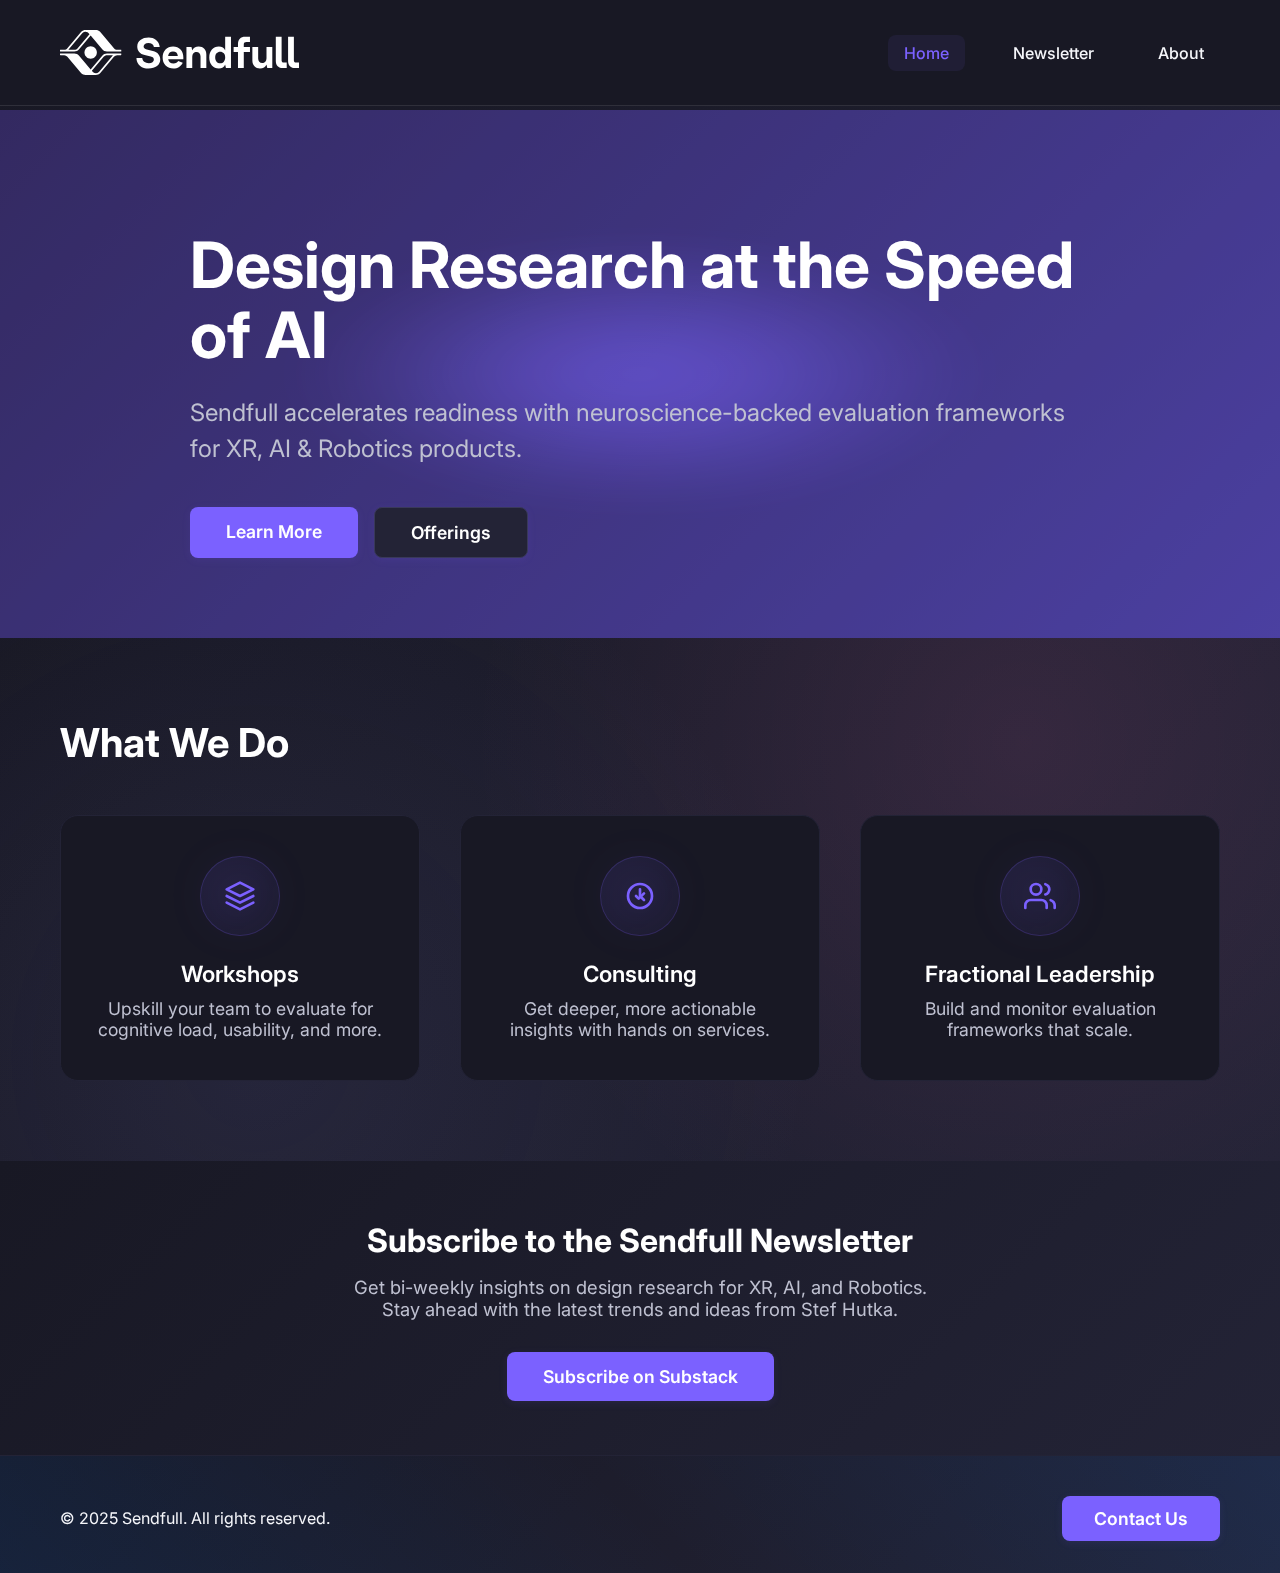
<file: index.html>
<!DOCTYPE html>
<html lang="en">
<head>
    <meta charset="UTF-8">
    <meta name="viewport" content="width=device-width, initial-scale=1.0">
    <meta name="description" content="Sendfull accelerates design research with neuroscience-backed evaluation frameworks for XR, AI & Robotics products.">
    <meta name="theme-color" content="#7b61ff">
    
    <!-- Preload critical resources -->
    <link rel="preload" href="https://fonts.googleapis.com/css2?family=Inter:wght@300;400;500;600;700&display=swap" as="style">
    <link rel="preload" href="images/sendfull-logo-white.svg" as="image" type="image/svg+xml">
    
    <!-- Critical CSS inlined for above-the-fold content -->
    <style>
        /* Critical CSS for above-the-fold content */
        *{margin:0;padding:0;box-sizing:border-box}body{font-family:'Inter',-apple-system,BlinkMacSystemFont,'Segoe UI',Roboto,sans-serif;background:linear-gradient(135deg,#181824 0%,#232336 100%);color:#f5f6fa;min-height:100vh}.header{position:fixed;top:0;left:0;right:0;background:#181824;z-index:1000;transition:all 0.3s ease;border-bottom:1px solid rgba(255,255,255,0.1)}.nav-container{display:flex;justify-content:space-between;align-items:center;padding:1rem 0;max-width:1200px;margin:0 auto;padding-left:20px;padding-right:20px;min-height:105px}.nav-logo{display:flex;align-items:center}.nav-logo a{color:#fff;text-decoration:none;display:flex;align-items:center}.logo-image{height:40px;width:auto;display:block}.nav-menu{display:flex;list-style:none;gap:2rem;margin:0;padding:0;align-items:center}.nav-menu li{margin:0;list-style:none}.nav-link{color:#f5f6fa;text-decoration:none;padding:0.75rem 1.25rem;border-radius:8px;font-weight:500;font-size:1rem;transition:all 0.2s ease;position:relative}.nav-link:hover{color:#7b61ff;background:rgba(123,97,255,0.08)}.nav-link.active{color:#7b61ff;background:rgba(123,97,255,0.12)}.hamburger{display:none;flex-direction:column;cursor:pointer;padding:12px;border-radius:8px;transition:background 0.2s ease;-webkit-tap-highlight-color:transparent;align-items:center;justify-content:center;min-width:44px;min-height:44px;z-index:1001;background:rgba(255,255,255,0.1);border:1px solid rgba(255,255,255,0.2)}.hamburger:hover{background:rgba(255,255,255,0.3);transform:scale(1.05)}.hamburger:active{background:rgba(255,255,255,0.2)}.bar{width:24px;height:2px;background:#fff;margin:3px 0;transition:all 0.3s ease;border-radius:1px;transform-origin:center}.hamburger.active .bar:nth-child(1){transform:rotate(45deg) translate(5px,5px)}.hamburger.active .bar:nth-child(2){opacity:0;transform:scale(0)}.hamburger.active .bar:nth-child(3){transform:rotate(-45deg) translate(7px,-6px)}.main{margin-top:105px}.hero{background:linear-gradient(135deg,#4A3C8B 0%,#6C5CE7 100%)!important;color:#fff;padding:120px 0 80px 0;text-align:left;position:relative;overflow:hidden}.hero-content{max-width:900px;margin:0 auto;position:relative;z-index:2;text-align:left}.hero-title{font-size:4rem;font-weight:700;margin-bottom:1.5rem;line-height:1.1;color:#fff}.hero-subtitle{font-size:1.5rem;color:#bfc1d1;margin-bottom:2.5rem;line-height:1.5}.hero-buttons{display:flex;gap:1rem;margin-top:2rem}.btn{display:inline-block;padding:14px 36px;border-radius:8px;text-decoration:none;font-weight:600;transition:background 0.2s,box-shadow 0.2s,transform 0.1s;border:none;cursor:pointer;position:relative;overflow:hidden;box-shadow:0 2px 8px rgba(123,97,255,0.10);font-size:1.1rem;background:#7b61ff;color:#fff;text-align:center}.btn:hover{background:#a084ff;box-shadow:0 4px 16px rgba(123,97,255,0.18);transform:translateY(-2px)scale(1.03)}.btn-secondary{background:#232336;color:#fff;border:1px solid #39395a}.btn-secondary:hover{background:#39395a;color:#fff}.container{max-width:1200px;margin:0 auto;padding:0 20px}@media(max-width:768px){.hamburger{display:flex}.nav-menu{position:fixed;top:105px;left:-100%;width:100%;height:calc(100vh - 105px);background:#181824;flex-direction:column;justify-content:flex-start;align-items:center;padding:2rem 0;transition:left 0.3s ease;box-shadow:0 4px 20px rgba(0,0,0,0.3);overflow-y:auto}.nav-menu.active{left:0}.nav-menu li{width:100%;text-align:center;margin:0.5rem 0}.nav-link{display:block;padding:1rem 2rem;font-size:1.1rem;width:100%;box-sizing:border-box}.nav-link:hover,.nav-link.active{background:rgba(123,97,255,0.15)}.hero-title{font-size:2.5rem}.hero-subtitle{font-size:1.2rem}.hero-buttons{flex-direction:column;align-items:flex-start}}
    </style>
    
    <title>Sendfull - Design Research at the Speed of AI</title>
    
    <!-- Non-critical CSS loaded asynchronously -->
    <link rel="stylesheet" href="styles.css" media="print" onload="this.media='all'">
    <noscript><link rel="stylesheet" href="styles.css"></noscript>
    
    <!-- Optimized font loading -->
    <link href="https://fonts.googleapis.com/css2?family=Inter:wght@300;400;500;600;700&display=swap" rel="stylesheet">
</head>
<body>
    <header class="header">
        <div class="nav-container">
            <div class="nav-logo">
                <a href="index.html">
                    <img src="images/sendfull-logo-white.svg" alt="Sendfull" class="logo-image">
                </a>
            </div>
            <ul class="nav-menu">
                <li class="nav-item">
                    <a href="index.html" class="nav-link active">Home</a>
                </li>
                <li class="nav-item">
                    <a href="newsletter.html" class="nav-link">Newsletter</a>
                </li>
                <li class="nav-item">
                    <a href="about.html" class="nav-link">About</a>
                </li>
            </ul>
            <div class="hamburger">
                <span class="bar"></span>
                <span class="bar"></span>
                <span class="bar"></span>
            </div>
        </div>
    </header>

    <main class="main">
        <section class="hero">
            <canvas id="shader-canvas" class="shader-canvas"></canvas>
            <div class="container">
                <div class="hero-content">
                    <h1 class="hero-title">Design Research at the Speed of AI</h1>
                    <p class="hero-subtitle">Sendfull accelerates readiness with neuroscience-backed evaluation frameworks for XR, AI & Robotics products.</p>
                    <div class="hero-buttons">
                        <a href="about.html" class="btn btn-primary">Learn More</a>
                        <a href="#features" class="btn btn-secondary">Offerings</a>
                    </div>
                </div>
            </div>
        </section>

        <section id="features" class="features">
            <div class="container">
                <h2 class="section-title">What We Do</h2>
                <div class="features-grid">
                    <div class="feature-card">
                        <div class="feature-icon">
                            <svg width="48" height="48" viewBox="0 0 24 24" fill="none" xmlns="http://www.w3.org/2000/svg">
                                <path d="M12 2L2 7L12 12L22 7L12 2Z" stroke="currentColor" stroke-width="2" stroke-linecap="round" stroke-linejoin="round"/>
                                <path d="M2 17L12 22L22 17" stroke="currentColor" stroke-width="2" stroke-linecap="round" stroke-linejoin="round"/>
                                <path d="M2 12L12 17L22 12" stroke="currentColor" stroke-width="2" stroke-linecap="round" stroke-linejoin="round"/>
                            </svg>
                        </div>
                        <h3 class="feature-title">Workshops</h3>
                        <p class="feature-description">Upskill your team to evaluate for cognitive load, usability, and more.</p>
                    </div>
                    <div class="feature-card">
                        <div class="feature-icon">
                            <svg width="48" height="48" viewBox="0 0 24 24" fill="none" xmlns="http://www.w3.org/2000/svg">
                                <path d="M9 12L11 14L15 10" stroke="currentColor" stroke-width="2" stroke-linecap="round" stroke-linejoin="round"/>
                                <path d="M21 12C21 16.9706 16.9706 21 12 21C7.02944 21 3 16.9706 3 12C3 7.02944 7.02944 3 12 3C16.9706 3 21 7.02944 21 12Z" stroke="currentColor" stroke-width="2"/>
                                <path d="M12 7V12L15 15" stroke="currentColor" stroke-width="2" stroke-linecap="round" stroke-linejoin="round"/>
                            </svg>
                        </div>
                        <h3 class="feature-title">Consulting</h3>
                        <p class="feature-description">Get deeper, more actionable insights with hands on services.</p>
                    </div>
                    <div class="feature-card">
                        <div class="feature-icon">
                            <svg width="48" height="48" viewBox="0 0 24 24" fill="none" xmlns="http://www.w3.org/2000/svg">
                                <path d="M17 21V19C17 17.9391 16.5786 16.9217 15.8284 16.1716C15.0783 15.4214 14.0609 15 13 15H5C3.93913 15 2.92172 15.4214 2.17157 16.1716C1.42143 16.9217 1 17.9391 1 19V21" stroke="currentColor" stroke-width="2" stroke-linecap="round" stroke-linejoin="round"/>
                                <circle cx="9" cy="7" r="4" stroke="currentColor" stroke-width="2"/>
                                <path d="M23 21V19C22.9993 18.1137 22.7044 17.2528 22.1614 16.5523C21.6184 15.8519 20.8581 15.3516 20 15.13" stroke="currentColor" stroke-width="2" stroke-linecap="round" stroke-linejoin="round"/>
                                <path d="M16 3.13C16.8604 3.35031 17.623 3.85071 18.1676 4.55232C18.7122 5.25392 19.0078 6.11683 19.0078 7.005C19.0078 7.89318 18.7122 8.75608 18.1676 9.45769C17.623 10.1593 16.8604 10.6597 16 10.88" stroke="currentColor" stroke-width="2" stroke-linecap="round" stroke-linejoin="round"/>
                            </svg>
                        </div>
                        <h3 class="feature-title">Fractional Leadership</h3>
                        <p class="feature-description">Build and monitor evaluation frameworks that scale.</p>
                    </div>
                </div>
            </div>
        </section>

        <!-- CTA section removed as requested -->
    </main>

    <section class="substack-promo">
        <div class="container">
            <h2 class="substack-title">Subscribe to the Sendfull Newsletter</h2>
            <p class="substack-desc">Get bi-weekly insights on design research for XR, AI, and Robotics. Stay ahead with the latest trends and ideas from Stef Hutka.</p>
            <a href="https://sendfull.substack.com" target="_blank" rel="noopener" class="btn btn-primary">Subscribe on Substack</a>
        </div>
    </section>

    <footer class="footer">
        <div class="container">
            <div class="footer-content">
                <p>&copy; 2025 Sendfull. All rights reserved.</p>
                <a href="mailto:hello@sendfull.com" class="btn btn-primary">Contact Us</a>
            </div>
        </div>
    </footer>

    <!-- Critical JavaScript for above-the-fold content -->
    <script>
        // Critical JavaScript for above-the-fold content
        document.addEventListener('DOMContentLoaded', function() {
            // Mobile Navigation Toggle (critical for mobile UX)
            const hamburger = document.querySelector('.hamburger');
            const navMenu = document.querySelector('.nav-menu');
            
            console.log('Critical JS - DOM loaded, hamburger:', hamburger, 'navMenu:', navMenu);
            
            // Always set up mobile menu logic - it will only work when hamburger is visible
            if (hamburger && navMenu) {
                let isMenuOpen = false;
                
                function toggleMenu() {
                    console.log('Critical JS - toggleMenu called, current state:', isMenuOpen);
                    isMenuOpen = !isMenuOpen;
                    hamburger.classList.toggle('active');
                    navMenu.classList.toggle('active');
                    console.log('Critical JS - Menu toggled, new state:', isMenuOpen, 'hamburger active:', hamburger.classList.contains('active'), 'nav active:', navMenu.classList.contains('active'));
                    
                    // Prevent body scroll when menu is open
                    if (isMenuOpen) {
                        document.body.style.overflow = 'hidden';
                    } else {
                        document.body.style.overflow = '';
                    }
                }
                
                // Hamburger click handler
                hamburger.addEventListener('click', function(e) {
                    console.log('Critical JS - Hamburger clicked!');
                    e.preventDefault();
                    e.stopPropagation();
                    toggleMenu();
                });
                
                // Close menu when clicking on a link
                document.querySelectorAll('.nav-link').forEach(link => {
                    link.addEventListener('click', function() {
                        console.log('Critical JS - Nav link clicked');
                        if (isMenuOpen) {
                            toggleMenu();
                        }
                    });
                });
                
                // Close menu when clicking outside
                document.addEventListener('click', function(e) {
                    if (isMenuOpen && !hamburger.contains(e.target) && !navMenu.contains(e.target)) {
                        console.log('Critical JS - Clicked outside menu');
                        toggleMenu();
                    }
                });
                
                // Close menu on escape key
                document.addEventListener('keydown', function(e) {
                    if (e.key === 'Escape' && isMenuOpen) {
                        console.log('Critical JS - Escape key pressed');
                        toggleMenu();
                    }
                });
                
                // Close menu on window resize (if switching to desktop)
                window.addEventListener('resize', function() {
                    if (window.innerWidth > 768 && isMenuOpen) {
                        console.log('Critical JS - Window resized to desktop');
                        toggleMenu();
                    }
                });
                
                console.log('Critical JS - Mobile menu event listeners set up successfully');
            } else {
                console.error('Critical JS - Hamburger or nav menu not found:', { hamburger, navMenu });
            }
            
            // Smooth scrolling for anchor links (critical for navigation)
            document.querySelectorAll('a[href^="#"]').forEach(anchor => {
                anchor.addEventListener('click', function (e) {
                    e.preventDefault();
                    const target = document.querySelector(this.getAttribute('href'));
                    if (target) {
                        target.scrollIntoView({
                            behavior: 'smooth',
                            block: 'start'
                        });
                    }
                });
            });
        });
    </script>
    
    <!-- Non-critical JavaScript loaded asynchronously -->
    <script src="script.js" defer></script>
</body>
</html>
</file>
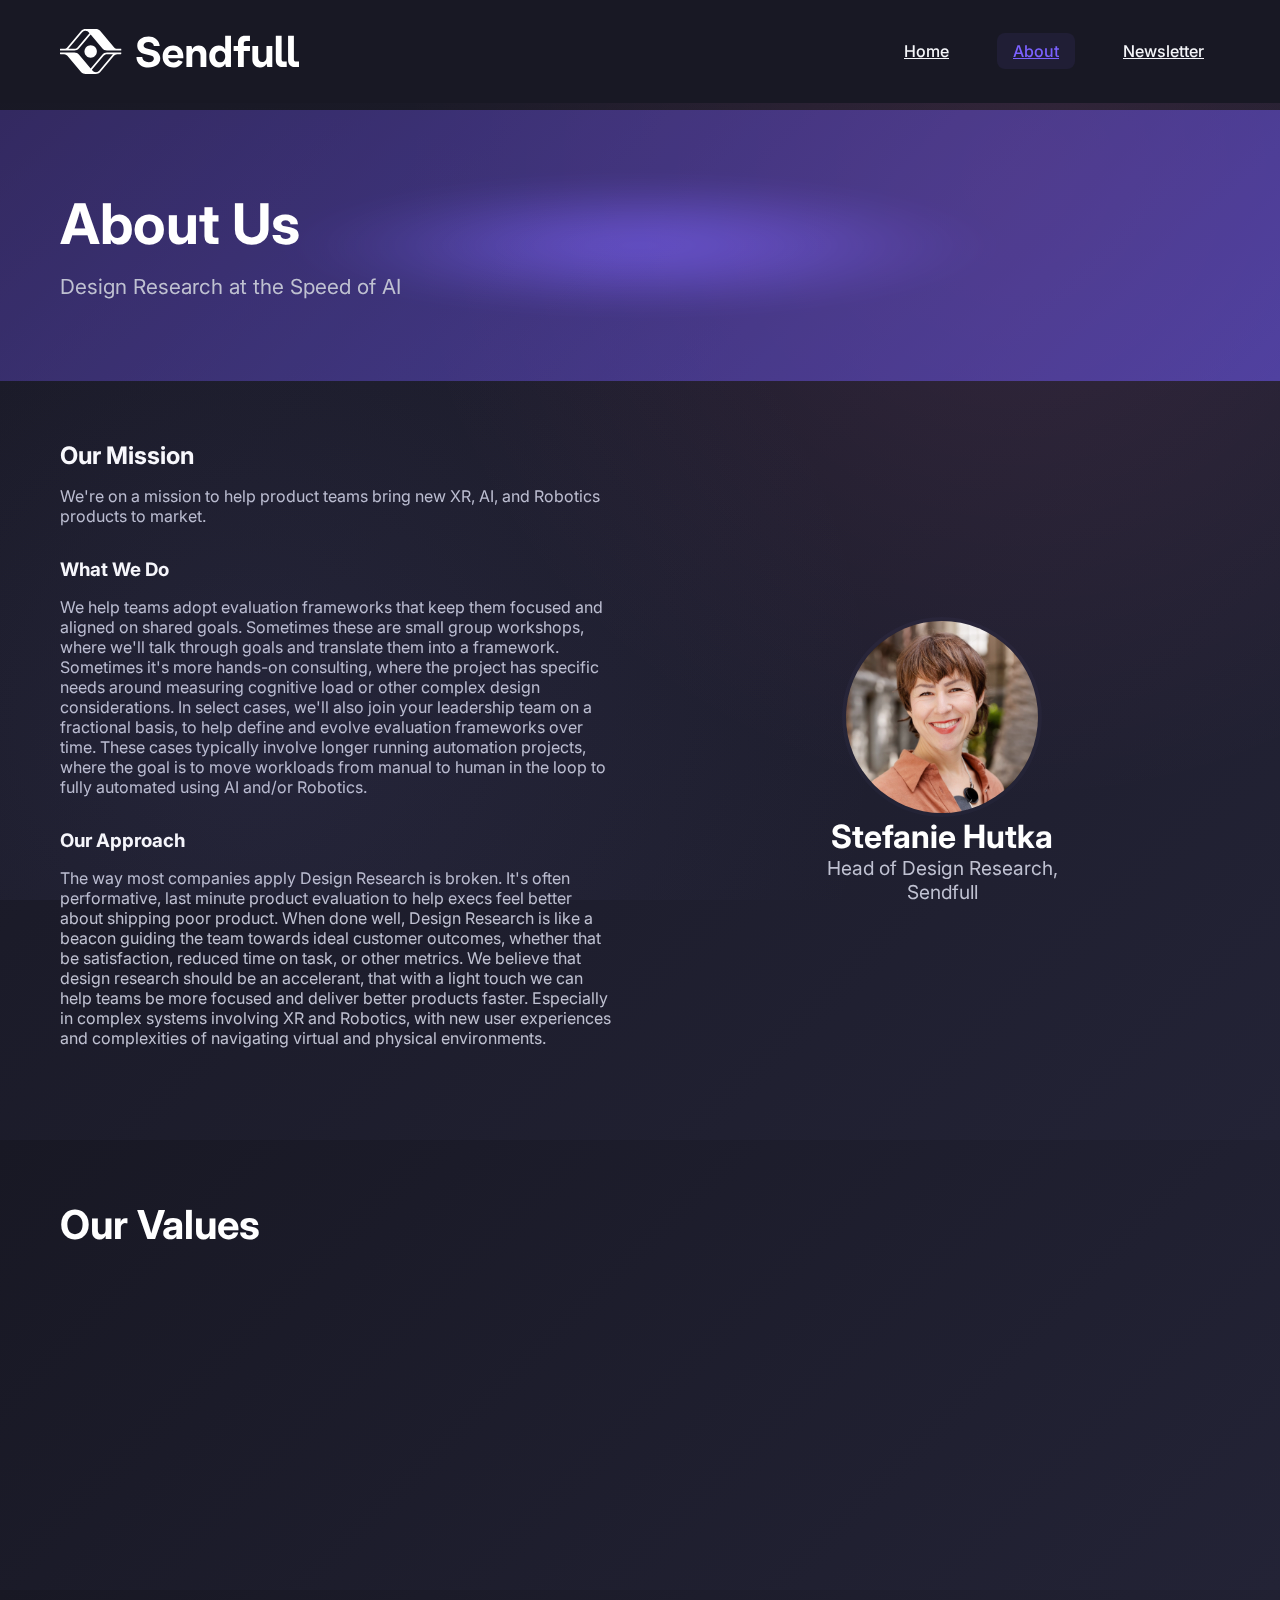
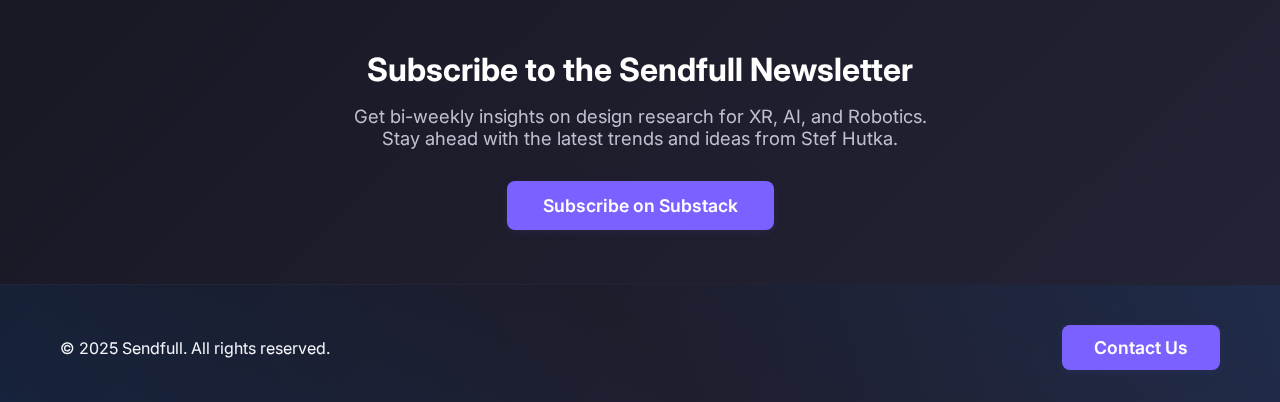
<file: about.html>
<!DOCTYPE html>
<html lang="en">
<head>
    <meta charset="UTF-8">
    <meta name="viewport" content="width=device-width, initial-scale=1.0">
    <title>About - Sendfull</title>
    <link rel="stylesheet" href="styles.css">
    <link href="https://fonts.googleapis.com/css2?family=Inter:wght@300;400;500;600;700&display=swap" rel="stylesheet">
</head>
<body>
    <header class="header">
        <nav class="nav">
            <div class="nav-container">
                <div class="nav-logo">
                    <a href="index.html">
                        <img src="images/sendfull-logo-white.svg" alt="Sendfull" class="logo-image">
                    </a>
                </div>
                <ul class="nav-menu">
                    <li class="nav-item">
                        <a href="index.html" class="nav-link">Home</a>
                    </li>
                    <li class="nav-item">
                        <a href="about.html" class="nav-link active">About</a>
                    </li>
                    <li class="nav-item">
                        <a href="newsletter.html" class="nav-link">Newsletter</a>
                    </li>
                </ul>
                <div class="hamburger">
                    <span class="bar"></span>
                    <span class="bar"></span>
                    <span class="bar"></span>
                </div>
            </div>
        </nav>
    </header>

    <main class="main">
        <section class="page-header">
            <canvas id="shader-canvas" class="shader-canvas"></canvas>
            <div class="container">
                <h1 class="page-title">About Us</h1>
                <p class="page-subtitle">Design Research at the Speed of AI</p>
            </div>
        </section>

        <section class="about-content">
            <div class="container">
                <div class="about-grid">
                    <div class="about-text">
                        <h2>Our Mission</h2>
                        <p>We're on a mission to help product teams bring new XR, AI, and Robotics products to market.</p>
                        
                        <h3>What We Do</h3>
                        <p>We help teams adopt evaluation frameworks that keep them focused and aligned on shared goals. Sometimes these are small group workshops, where we'll talk through goals and translate them into a framework. Sometimes it's more hands-on consulting, where the project has specific needs around measuring cognitive load or other complex design considerations. In select cases, we'll also join your leadership team on a fractional basis, to help define and evolve evaluation frameworks over time. These cases typically involve longer running automation projects, where the goal is to move workloads from manual to human in the loop to fully automated using AI and/or Robotics.</p>
                        
                        <h3>Our Approach</h3>
                        <p>The way most companies apply Design Research is broken. It's often performative, last minute product evaluation to help execs feel better about shipping poor product. When done well, Design Research is like a beacon guiding the team towards ideal customer outcomes, whether that be satisfaction, reduced time on task, or other metrics. We believe that design research should be an accelerant, that with a light touch we can help teams be more focused and deliver better products faster. Especially in complex systems involving XR and Robotics, with new user experiences and complexities of navigating virtual and physical environments. </p>
                    </div>
                    <div class="about-image">
                        <div class="about-lead-grid">
                            <img src="images/stef-hutka.jpg" alt="Stefanie Hutka" class="about-lead-photo">
                            <h2 class="about-lead-name">Stefanie Hutka</h2>
                            <p class="about-lead-title">Head of Design Research, Sendfull</p>
                        </div>
                    </div>
                </div>
            </div>
        </section>

        <section class="values">
            <div class="container">
                <h2 class="section-title">Our Values</h2>
                <div class="values-grid">
                    <div class="value-card">
                        <div class="feature-icon">
                            <svg width="48" height="48" viewBox="0 0 24 24" fill="none" xmlns="http://www.w3.org/2000/svg">
                                <path d="M13 2L3 14H12L11 22L21 10H12L13 2Z" stroke="currentColor" stroke-width="2" stroke-linecap="round" stroke-linejoin="round"/>
                            </svg>
                        </div>
                        <h3>Speed</h3>
                        <p>Accelerate research without compromising quality</p>
                    </div>
                    <div class="value-card">
                        <div class="feature-icon">
                            <svg width="48" height="48" viewBox="0 0 24 24" fill="none" xmlns="http://www.w3.org/2000/svg">
                                <circle cx="12" cy="12" r="3" stroke="currentColor" stroke-width="2"/>
                                <path d="M12 1V3" stroke="currentColor" stroke-width="2" stroke-linecap="round"/>
                                <path d="M12 21V23" stroke="currentColor" stroke-width="2" stroke-linecap="round"/>
                                <path d="M4.22 4.22L5.64 5.64" stroke="currentColor" stroke-width="2" stroke-linecap="round"/>
                                <path d="M18.36 18.36L19.78 19.78" stroke="currentColor" stroke-width="2" stroke-linecap="round"/>
                                <path d="M1 12H3" stroke="currentColor" stroke-width="2" stroke-linecap="round"/>
                                <path d="M21 12H23" stroke="currentColor" stroke-width="2" stroke-linecap="round"/>
                                <path d="M4.22 19.78L5.64 18.36" stroke="currentColor" stroke-width="2" stroke-linecap="round"/>
                                <path d="M18.36 5.64L19.78 4.22" stroke="currentColor" stroke-width="2" stroke-linecap="round"/>
                            </svg>
                        </div>
                        <h3>Insight</h3>
                        <p>Generate deeper, more actionable insights</p>
                    </div>
                    <div class="value-card">
                        <div class="feature-icon">
                            <svg width="48" height="48" viewBox="0 0 24 24" fill="none" xmlns="http://www.w3.org/2000/svg">
                                <path d="M17 21V19C17 17.9391 16.5786 16.9217 15.8284 16.1716C15.0783 15.4214 14.0609 15 13 15H5C3.93913 15 2.92172 15.4214 2.17157 16.1716C1.42143 16.9217 1 17.9391 1 19V21" stroke="currentColor" stroke-width="2" stroke-linecap="round" stroke-linejoin="round"/>
                                <circle cx="9" cy="7" r="4" stroke="currentColor" stroke-width="2"/>
                                <path d="M23 21V19C22.9993 18.1137 22.7044 17.2528 22.1614 16.5523C21.6184 15.8519 20.8581 15.3516 20 15.13" stroke="currentColor" stroke-width="2" stroke-linecap="round" stroke-linejoin="round"/>
                                <path d="M16 3.13C16.8604 3.35031 17.623 3.85071 18.1676 4.55232C18.7122 5.25392 19.0078 6.11683 19.0078 7.005C19.0078 7.89318 18.7122 8.75608 18.1676 9.45769C17.623 10.1593 16.8604 10.6597 16 10.88" stroke="currentColor" stroke-width="2" stroke-linecap="round" stroke-linejoin="round"/>
                            </svg>
                        </div>
                        <h3>Collaboration</h3>
                        <p>Enable better teamwork and knowledge sharing</p>
                    </div>
                </div>
            </div>
        </section>

        <section class="substack-promo">
            <div class="container">
                <h2 class="substack-title">Subscribe to the Sendfull Newsletter</h2>
                <p class="substack-desc">Get bi-weekly insights on design research for XR, AI, and Robotics. Stay ahead with the latest trends and ideas from Stef Hutka.</p>
                <a href="https://sendfull.substack.com" target="_blank" rel="noopener" class="btn btn-primary">Subscribe on Substack</a>
            </div>
        </section>
    </main>

    <footer class="footer">
        <div class="container">
            <div class="footer-content">
                <p>&copy; 2025 Sendfull. All rights reserved.</p>
                <a href="mailto:hello@sendfull.com" class="btn btn-primary">Contact Us</a>
            </div>
        </div>
    </footer>

    <script src="script.js"></script>
</body>
</html>
</file>
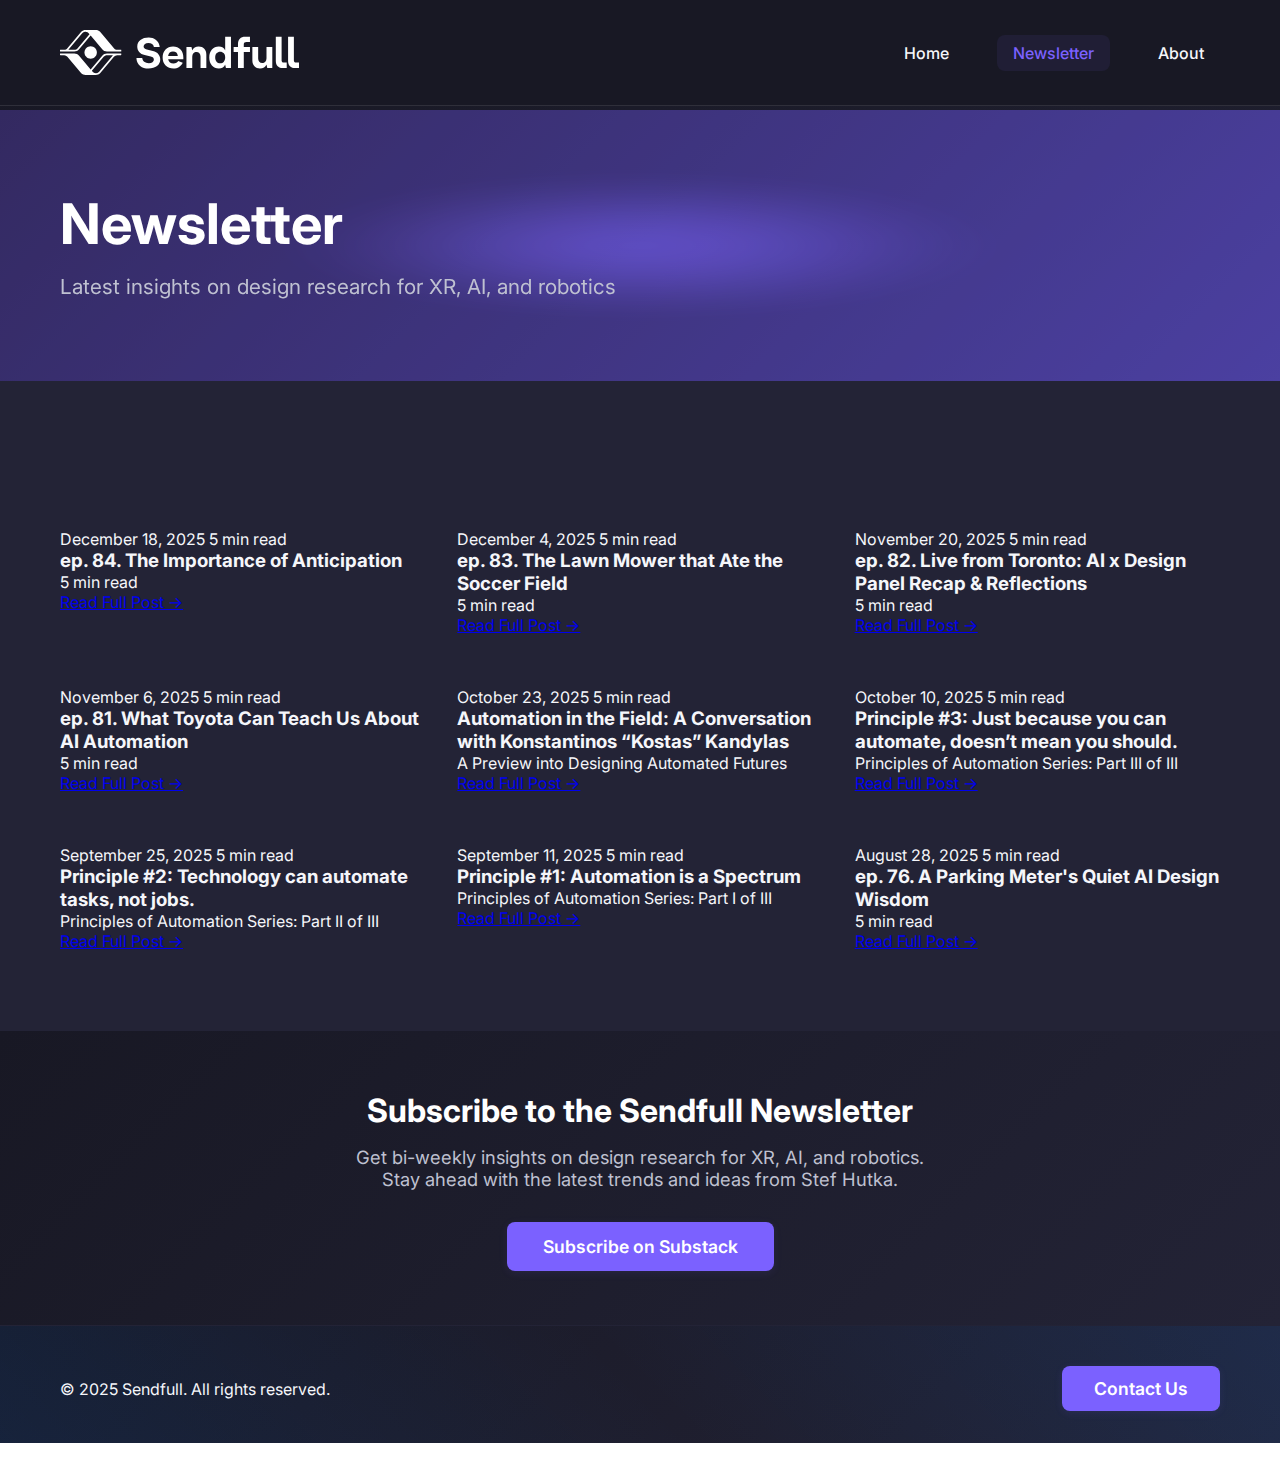
<file: newsletter.html>
<!DOCTYPE html>
<html lang="en">
<head>
    <meta charset="UTF-8">
    <meta name="viewport" content="width=device-width, initial-scale=1.0">
    <meta name="description" content="Latest insights on design research for XR, AI, and robotics from Sendfull">
    <meta name="theme-color" content="#7b61ff">
    
    <!-- Preload critical resources -->
    <link rel="preload" href="https://fonts.googleapis.com/css2?family=Inter:wght@300;400;500;600;700&display=swap" as="style">
    <link rel="preload" href="images/sendfull-logo-white.svg" as="image" type="image/svg+xml">
    <link rel="preload" href="newsletter-rss.json" as="fetch" crossorigin>
    
    <!-- Critical CSS inlined for above-the-fold content -->
    <style>
        /* Critical CSS for newsletter page */
        *{margin:0;padding:0;box-sizing:border-box}body{font-family:'Inter',-apple-system,BlinkMacSystemFont,'Segoe UI',Roboto,sans-serif;background:linear-gradient(135deg,#181824 0%,#232336 100%);color:#f5f6fa;min-height:100vh}.header{position:fixed;top:0;left:0;right:0;background:#181824;z-index:1000;transition:all 0.3s ease;border-bottom:1px solid rgba(255,255,255,0.1)}.nav-container{display:flex;justify-content:space-between;align-items:center;padding:1rem 0;max-width:1200px;margin:0 auto;padding-left:20px;padding-right:20px;min-height:105px}.nav-logo{display:flex;align-items:center}.nav-logo a{color:#fff;text-decoration:none;display:flex;align-items:center}.logo-image{height:40px;width:auto;display:block}.nav-menu{display:flex;list-style:none;gap:2rem;margin:0;padding:0;align-items:center}.nav-menu li{margin:0;list-style:none}.nav-link{color:#f5f6fa;text-decoration:none;padding:0.75rem 1.25rem;border-radius:8px;font-weight:500;font-size:1rem;transition:all 0.2s ease;position:relative}.nav-link:hover{color:#7b61ff;background:rgba(123,97,255,0.08)}.nav-link.active{color:#7b61ff;background:rgba(123,97,255,0.12)}.hamburger{display:none;flex-direction:column;cursor:pointer;padding:8px;border-radius:6px;transition:background 0.2s ease;-webkit-tap-highlight-color:transparent;align-items:center;justify-content:center}.hamburger:hover{background:rgba(255,255,255,0.1)}.bar{width:24px;height:2px;background:#fff;margin:3px 0;transition:all 0.3s ease;border-radius:1px}.hamburger.active .bar:nth-child(1){transform:rotate(45deg) translate(5px,5px)}.hamburger.active .bar:nth-child(2){opacity:0}.hamburger.active .bar:nth-child(3){transform:rotate(-45deg) translate(7px,-6px)}.main{margin-top:105px}.page-header{background:linear-gradient(135deg,#4A3C8B 0%,#6C5CE7 100%)!important;color:#fff;padding:120px 0 80px 0;text-align:center;position:relative;overflow:hidden}.page-title{font-size:3.5rem;font-weight:700;margin-bottom:1rem;color:#fff}.page-subtitle{font-size:1.3rem;color:#bfc1d1;margin-bottom:2rem}.container{max-width:1200px;margin:0 auto;padding:0 20px}.newsletter-content{padding:80px 0;background:#232336}.newsletter-grid{display:grid;grid-template-columns:repeat(auto-fit,minmax(350px,1fr));gap:2rem;margin-top:3rem}.loading{text-align:center;padding:2rem;color:#bfc1d1;font-size:1.1rem}@media(max-width:768px){.hamburger{display:flex}.nav-menu{position:fixed;top:105px;left:-100%;width:100%;height:calc(100vh - 105px);background:#181824;flex-direction:column;justify-content:flex-start;align-items:center;padding:2rem 0;transition:left 0.3s ease;box-shadow:0 4px 20px rgba(0,0,0,0.3);overflow-y:auto}.nav-menu.active{left:0}.nav-menu li{width:100%;text-align:center;margin:0.5rem 0}.nav-link{display:block;padding:1rem 2rem;font-size:1.1rem;width:100%;box-sizing:border-box}.nav-link:hover,.nav-link.active{background:rgba(123,97,255,0.15)}.page-title{font-size:2.5rem}.page-subtitle{font-size:1.1rem}.newsletter-grid{grid-template-columns:1fr}}
    </style>
    
    <title>Newsletter - Sendfull</title>
    
    <!-- Non-critical CSS loaded asynchronously -->
    <link rel="stylesheet" href="styles.css" media="print" onload="this.media='all'">
    <noscript><link rel="stylesheet" href="styles.css"></noscript>
    
    <!-- Optimized font loading -->
    <link href="https://fonts.googleapis.com/css2?family=Inter:wght@300;400;500;600;700&display=swap" rel="stylesheet">
</head>
<body>
    <header class="header">
        <div class="nav-container">
            <div class="nav-logo">
                <a href="index.html">
                    <img src="images/sendfull-logo-white.svg" alt="Sendfull" class="logo-image">
                </a>
            </div>
            <ul class="nav-menu">
                <li class="nav-item">
                    <a href="index.html" class="nav-link">Home</a>
                </li>
                <li class="nav-item">
                    <a href="newsletter.html" class="nav-link active">Newsletter</a>
                </li>
                <li class="nav-item">
                    <a href="about.html" class="nav-link">About</a>
                </li>
            </ul>
            <div class="hamburger">
                <span class="bar"></span>
                <span class="bar"></span>
                <span class="bar"></span>
            </div>
        </div>
    </header>

    <main class="main">
        <section class="page-header">
            <canvas id="shader-canvas" class="shader-canvas"></canvas>
            <div class="container">
                <h1 class="page-title">Newsletter</h1>
                <p class="page-subtitle">Latest insights on design research for XR, AI, and robotics</p>
            </div>
        </section>

        <section class="newsletter-content">
            <div class="container">

                <div class="newsletter-grid" id="newsletter-grid">
                    <!-- Posts will be loaded here dynamically -->
                    <div class="loading">Loading latest posts...</div>
                </div>
            </div>
        </section>

        <section class="substack-promo">
            <div class="container">
                <h2 class="substack-title">Subscribe to the Sendfull Newsletter</h2>
                <p class="substack-desc">Get bi-weekly insights on design research for XR, AI, and robotics. Stay ahead with the latest trends and ideas from Stef Hutka.</p>
                <a href="https://sendfull.substack.com" target="_blank" rel="noopener" class="btn btn-primary">Subscribe on Substack</a>
            </div>
        </section>
    </main>

    <footer class="footer">
        <div class="container">
            <div class="footer-content">
                <p>&copy; 2025 Sendfull. All rights reserved.</p>
                <a href="mailto:hello@sendfull.com" class="btn btn-primary">Contact Us</a>
            </div>
        </div>
    </footer>

    <!-- Critical JavaScript for navigation -->
    <script>
        // Critical JavaScript for navigation
        document.addEventListener('DOMContentLoaded', function() {
            const hamburger = document.querySelector('.hamburger');
            const navMenu = document.querySelector('.nav-menu');
            
            // Only run mobile menu logic if hamburger is visible (mobile)
            if (hamburger && navMenu && window.getComputedStyle(hamburger).display !== 'none') {
                let isMenuOpen = false;
                
                function toggleMenu() {
                    isMenuOpen = !isMenuOpen;
                    hamburger.classList.toggle('active');
                    navMenu.classList.toggle('active');
                    
                    // Prevent body scroll when menu is open
                    if (isMenuOpen) {
                        document.body.style.overflow = 'hidden';
                    } else {
                        document.body.style.overflow = '';
                    }
                }
                
                // Hamburger click handler
                hamburger.addEventListener('click', function(e) {
                    e.preventDefault();
                    e.stopPropagation();
                    toggleMenu();
                });
                
                // Close menu when clicking on a link
                document.querySelectorAll('.nav-link').forEach(link => {
                    link.addEventListener('click', function() {
                        if (isMenuOpen) {
                            toggleMenu();
                        }
                    });
                });
                
                // Close menu when clicking outside
                document.addEventListener('click', function(e) {
                    if (isMenuOpen && !hamburger.contains(e.target) && !navMenu.contains(e.target)) {
                        toggleMenu();
                    }
                });
                
                // Close menu on escape key
                document.addEventListener('keydown', function(e) {
                    if (e.key === 'Escape' && isMenuOpen) {
                        toggleMenu();
                    }
                });
                
                // Close menu on window resize (if switching to desktop)
                window.addEventListener('resize', function() {
                    if (window.innerWidth > 768 && isMenuOpen) {
                        toggleMenu();
                    }
                });
            }
        });
    </script>
    
    <!-- Non-critical JavaScript loaded asynchronously -->
    <script src="script.js" defer></script>
    <script src="newsletter.js" defer></script>
</body>
</html>
</file>
<file: styles.css>
/* Reset and Base Styles */
* {
    margin: 0;
    padding: 0;
    box-sizing: border-box;
}

body {
    font-family: 'Satoshi', 'Inter', -apple-system, BlinkMacSystemFont, 'Segoe UI', Roboto, sans-serif;
    background: linear-gradient(135deg, #181824 0%, #232336 100%);
    color: #f5f6fa;
    min-height: 100vh;
}

.container {
    max-width: 1200px;
    margin: 0 auto;
    padding: 0 20px;
}

/* Header Styles */
.header {
    position: fixed;
    top: 0;
    left: 0;
    right: 0;
    background: #181824;
    z-index: 1000;
    transition: all 0.3s ease;
}

.nav-container {
    display: flex;
    justify-content: space-between;
    align-items: center;
    padding: 1.8rem 0;
    max-width: 1200px;
    margin: 0 auto;
    padding-left: 20px;
    padding-right: 20px;
}

.nav-logo a {
    color: #fff !important;
}

.logo-image {
    height: 45px;
    width: auto;
    display: block;
    filter: none;
}

.nav-menu {
    display: flex;
    list-style: none;
    gap: 2rem;
}

.nav-link {
    color: #f5f6fa;
    background: none;
    border: none;
    padding: 8px 16px;
    border-radius: 8px;
    font-weight: 500;
    transition: color 0.2s, background 0.2s;
}

.nav-link:hover,
.nav-link.active {
    color: #7b61ff;
    background: rgba(123, 97, 255, 0.08);
}

.nav-link.active::after {
    display: none !important;
}

.hamburger {
    display: none;
    flex-direction: column;
    cursor: pointer;
}

.bar {
    width: 25px;
    height: 3px;
    background: #232336;
    margin: 3px 0;
    transition: 0.3s;
    border-radius: 2px;
}

/* Main Content */
.main {
    margin-top: 110px;
}

/* Hero Section */
.hero {
    background: linear-gradient(135deg, #4A3C8B 0%, #6C5CE7 100%) !important;
    color: #fff;
    padding: 120px 0 80px 0;
    text-align: left;
    position: relative;
    overflow: hidden;
}

.hero::before {
    animation: none !important;
}

@keyframes shimmer {
    0%, 100% { transform: none; }
    50% { transform: none; }
}

.hero-content {
    max-width: 900px;
    margin: 0 auto;
    position: relative;
    z-index: 2;
    text-align: left;
}

.hero-title {
    font-size: 4rem;
    font-weight: 700;
    margin-bottom: 1.5rem;
    line-height: 1.1;
    color: #fff;
    background: none;
    text-shadow: none;
}

.hero-subtitle {
    font-size: 1.5rem;
    color: #bfc1d1;
    margin-bottom: 2.5rem;
    line-height: 1.5;
    text-shadow: none;
}

.hero-buttons {
    display: flex;
    gap: 1rem;
    margin-top: 2rem;
}

/* Button Styles */
.btn {
    display: inline-block;
    padding: 14px 36px;
    border-radius: 8px;
    text-decoration: none;
    font-weight: 600;
    transition: background 0.2s, box-shadow 0.2s, transform 0.1s;
    border: none;
    cursor: pointer;
    position: relative;
    overflow: hidden;
    box-shadow: 0 2px 8px rgba(123, 97, 255, 0.10);
    font-size: 1.1rem;
    background: #7b61ff;
    color: #fff;
}

.btn:hover {
    background: #a084ff;
    box-shadow: 0 4px 16px rgba(123, 97, 255, 0.18);
    transform: translateY(-2px) scale(1.03);
}

.btn:active {
    background: #5a3fff;
    box-shadow: 0 1px 4px rgba(123, 97, 255, 0.10);
    transform: scale(0.98);
}

.btn-secondary {
    background: #232336;
    color: #fff;
    border: 1px solid #39395a;
}

.btn-secondary:hover {
    background: #39395a;
    color: #fff;
}

/* Features Section */
.features {
    padding: 80px 0;
    background: #232336;
    position: relative;
}

.features::before {
    content: '';
    position: absolute;
    top: 0;
    left: 0;
    right: 0;
    bottom: 0;
    background: radial-gradient(circle at 20% 80%, rgba(120, 119, 198, 0.1) 0%, transparent 50%),
                radial-gradient(circle at 80% 20%, rgba(255, 119, 198, 0.1) 0%, transparent 50%);
}

.section-title {
    text-align: left;
    font-size: 2.5rem;
    font-weight: 700;
    margin-bottom: 2.5rem;
    color: #fff;
    position: relative;
    z-index: 2;
    background: none;
}

.features-grid {
    display: grid;
    grid-template-columns: repeat(auto-fit, minmax(320px, 1fr));
    gap: 2.5rem;
    margin-top: 3rem;
    position: relative;
    z-index: 2;
}

.feature-card {
    background: #181824;
    padding: 2.5rem 2rem;
    border-radius: 18px;
    text-align: center;
    transition: box-shadow 0.2s, transform 0.2s;
    backdrop-filter: blur(10px);
    border: 1px solid #232336;
    position: relative;
    overflow: hidden;
    color: #fff;
    display: flex;
    flex-direction: column;
    align-items: center;
}

.feature-card::before {
    content: '';
    position: absolute;
    top: 0;
    left: 0;
    right: 0;
    bottom: 0;
    background: linear-gradient(135deg, rgba(0, 122, 255, 0.05) 0%, rgba(0, 212, 255, 0.05) 100%);
    opacity: 0;
    transition: opacity 0.3s ease;
}

.feature-card:hover {
    box-shadow: 0 8px 32px rgba(123, 97, 255, 0.18);
    transform: translateY(-6px) scale(1.02);
}

.feature-card:hover::before {
    opacity: 1;
}

.feature-icon {
    font-size: 3rem;
    margin-bottom: 1.5rem;
    color: #7b61ff;
    display: flex;
    justify-content: center;
    align-items: center;
    width: 80px;
    height: 80px;
    border-radius: 50%;
    background: linear-gradient(135deg, rgba(123, 97, 255, 0.1) 0%, rgba(123, 97, 255, 0.05) 100%);
    border: 1px solid rgba(123, 97, 255, 0.2);
    backdrop-filter: blur(10px);
    transition: all 0.3s ease;
    filter: drop-shadow(0 0 20px rgba(123, 97, 255, 0.3));
}

.feature-icon svg {
    width: 32px;
    height: 32px;
    stroke: #7b61ff;
    stroke-width: 2;
    fill: none;
    transition: all 0.3s ease;
}

.feature-card:hover .feature-icon {
    transform: translateY(-5px) scale(1.05);
    background: linear-gradient(135deg, rgba(123, 97, 255, 0.2) 0%, rgba(123, 97, 255, 0.1) 100%);
    border-color: rgba(123, 97, 255, 0.4);
    filter: drop-shadow(0 0 30px rgba(123, 97, 255, 0.5));
}

.feature-card:hover .feature-icon svg {
    stroke: #a084ff;
    transform: scale(1.1);
}

.feature-title {
    font-size: 1.4rem;
    font-weight: 600;
    margin-bottom: 0.7rem;
    color: #fff;
    background: none;
}

.feature-description {
    color: #bfc1d1;
    font-size: 1.1rem;
}

/* CTA Section */
.cta {
    padding: 100px 0;
    background: linear-gradient(135deg, #007AFF 0%, #00D4FF 50%, #0056CC 100%);
    color: white;
    text-align: center;
    position: relative;
    overflow: hidden;
}

.cta::before {
    animation: none !important;
}

.cta-content {
    max-width: 600px;
    margin: 0 auto;
    position: relative;
    z-index: 2;
}

.cta-title {
    font-size: 2.5rem;
    font-weight: 700;
    margin-bottom: 1rem;
    text-shadow: 0 4px 20px rgba(0, 0, 0, 0.3);
}

.cta-description {
    font-size: 1.25rem;
    margin-bottom: 2rem;
    opacity: 0.95;
    text-shadow: 0 2px 10px rgba(0, 0, 0, 0.2);
}

/* About Page Styles */
.page-header {
    background: linear-gradient(135deg, #4A3C8B 0%, #6C5CE7 100%) !important;
    color: #fff !important;
    padding: 80px 0 50px 0;
    text-align: left;
    position: relative;
    overflow: hidden;
}

.page-header::before {
    animation: none !important;
}

.page-title {
    font-size: 3.5rem;
    font-weight: 700;
    margin-bottom: 1rem;
    color: #fff;
}

.page-subtitle {
    font-size: 1.3rem;
    color: #bfc1d1;
    margin-bottom: 2rem;
}

.about-content {
    background: #181824;
    padding: 60px 0;
}

.about-grid {
    display: grid;
    grid-template-columns: 1fr 1fr;
    gap: 3rem;
    align-items: center;
}

.about-text h2, .about-text h3 {
    color: #fff;
    background: none;
    margin-bottom: 1rem;
}

.about-text p {
    color: #bfc1d1;
    margin-bottom: 2rem;
}

.about-image {
    display: block;
    height: auto;
    border-radius: 18px;
    margin: 0 auto;
    max-width: 300px;
}

.values {
    background: #232336;
    padding: 60px 0;
}

.values::before {
    content: '';
    position: absolute;
    top: 0;
    left: 0;
    right: 0;
    bottom: 0;
    background: radial-gradient(circle at 20% 80%, rgba(120, 119, 198, 0.1) 0%, transparent 50%),
                radial-gradient(circle at 80% 20%, rgba(255, 119, 198, 0.1) 0%, transparent 50%);
}

.values-grid {
    display: grid;
    grid-template-columns: repeat(auto-fit, minmax(260px, 1fr));
    gap: 2rem;
    margin-top: 3rem;
    position: relative;
    z-index: 2;
}

.value-card {
    background: #181824;
    padding: 2rem 1.5rem;
    border-radius: 14px;
    text-align: center;
    box-shadow: 0 2px 12px rgba(0,0,0,0.14);
    transition: box-shadow 0.2s, transform 0.2s;
    backdrop-filter: blur(10px);
    border: 1px solid #232336;
    color: #fff;
    display: flex;
    flex-direction: column;
    align-items: center;
}

.value-card:hover {
    box-shadow: 0 6px 24px rgba(123, 97, 255, 0.14);
    transform: translateY(-4px) scale(1.01);
}

.value-card .feature-icon {
    margin-bottom: 1.5rem;
}

.value-card h3 {
    color: #fff;
    background: none;
}

.value-card p {
    color: #bfc1d1;
}

.contact {
    padding: 80px 0;
    background: linear-gradient(135deg, #007AFF 0%, #00D4FF 50%, #0056CC 100%);
    color: white;
    text-align: center;
    position: relative;
    overflow: hidden;
}

.contact::before {
    animation: none !important;
}

.contact-content {
    position: relative;
    z-index: 2;
}

.contact-content h2 {
    font-size: 2.5rem;
    font-weight: 700;
    margin-bottom: 1rem;
    text-shadow: 0 4px 20px rgba(0, 0, 0, 0.3);
}

.contact-content p {
    font-size: 1.25rem;
    margin-bottom: 2rem;
    opacity: 0.95;
    text-shadow: 0 2px 10px rgba(0, 0, 0, 0.2);
}

/* Footer */
.footer {
    background: #181824;
    color: #bfc1d1;
    padding: 2.5rem 0 2rem 0;
    position: relative;
    overflow: hidden;
    border-top: 1px solid #232336;
}

.footer::before {
    content: '';
    position: absolute;
    top: 0;
    left: 0;
    right: 0;
    bottom: 0;
    background: linear-gradient(45deg, rgba(0, 122, 255, 0.1) 0%, transparent 50%, rgba(0, 122, 255, 0.1) 100%);
}

.footer-content {
    display: flex;
    justify-content: space-between;
    align-items: center;
    flex-wrap: wrap;
    gap: 1rem;
    position: relative;
    z-index: 2;
}

.footer-links {
    display: flex;
    gap: 2rem;
}

.footer-links a {
    color: white;
    text-decoration: none;
    transition: all 0.3s ease;
    padding: 8px 16px;
    border-radius: 20px;
    background: none;
    backdrop-filter: none;
    border: none;
}

.footer-links a:hover {
    color: #007AFF;
    background: none;
    transform: translateY(-2px);
    box-shadow: none;
}

.footer a.btn {
    background: #7b61ff;
    color: #fff;
    border-radius: 8px;
    font-weight: 600;
    padding: 12px 32px;
    box-shadow: 0 2px 8px rgba(123, 97, 255, 0.10);
    transition: background 0.2s, box-shadow 0.2s, transform 0.1s;
}

.footer a.btn:hover {
    background: #a084ff;
    box-shadow: 0 4px 16px rgba(123, 97, 255, 0.18);
    transform: translateY(-2px) scale(1.03);
}

/* Mobile Responsive */
@media (max-width: 768px) {
    .hamburger {
        display: flex;
    }
    
    .nav-menu {
        position: fixed;
        left: -100%;
        top: 70px;
        flex-direction: column;
        background: linear-gradient(135deg, rgba(255, 255, 255, 0.95) 0%, rgba(240, 248, 255, 0.95) 100%);
        width: 100%;
        text-align: center;
        transition: 0.3s;
        box-shadow: 0 10px 27px rgba(0, 0, 0, 0.1);
        padding: 2rem 0;
        backdrop-filter: blur(20px);
    }
    
    .nav-menu.active {
        left: 0;
    }
    
    .hero-title {
        font-size: 2.5rem;
    }
    
    .hero-subtitle {
        font-size: 1.1rem;
    }
    
    .hero-buttons {
        flex-direction: column;
        align-items: center;
    }
    
    .btn {
        width: 200px;
    }
    
    .features-grid {
        grid-template-columns: 1fr;
    }
    
    .about-grid {
        grid-template-columns: 1fr;
        gap: 2rem;
    }
    
    .values-grid {
        grid-template-columns: 1fr;
    }
    
    .footer-content {
        flex-direction: column;
        text-align: center;
    }
    
    .section-title {
        font-size: 2rem;
    }
    
    .page-title {
        font-size: 2.5rem;
    }
    
    .cta-title {
        font-size: 2rem;
    }
    
    .contact-content h2 {
        font-size: 2rem;
    }
}

@media (max-width: 480px) {
    .container {
        padding: 0 15px;
    }
    
    .hero {
        padding: 60px 0;
    }
    
    .hero-title {
        font-size: 2rem;
    }
    
    .features,
    .about-content,
    .values,
    .contact {
        padding: 60px 0;
    }
    
    .feature-card,
    .value-card {
        padding: 1.5rem;
    }
}

.substack-promo {
    background: #181824;
    color: #fff;
    padding: 60px 0 50px 0;
    text-align: center;
}

.substack-title {
    font-size: 2rem;
    font-weight: 700;
    margin-bottom: 1rem;
    color: #fff;
}

.substack-desc {
    font-size: 1.15rem;
    color: #bfc1d1;
    margin-bottom: 2rem;
    max-width: 600px;
    margin-left: auto;
    margin-right: auto;
}

.header .btn, .nav-menu .btn {
    color: #f5f6fa !important;
    border: 1px solid #232336 !important;
}

/* Keep rest of site dark */
body, .main, .features, .about-content, .values, .substack-promo, .footer {
    background: linear-gradient(135deg, #181824 0%, #232336 100%);
    color: #f5f6fa !important;
}

.about-lead {
    background: #181824;
    padding: 60px 0 40px 0;
    text-align: center;
}

.about-lead-grid {
    display: flex;
    flex-direction: column !important;
    align-items: center !important;
}

.about-lead-photo {
    width: 160px;
    height: 160px;
    object-fit: cover;
    border-radius: 50%;
    border: 4px solid #232336;
}

.about-lead-name {
    font-size: 2rem;
    font-weight: 700;
    color: #fff;
    margin-bottom: 0;
    text-align: center;
}

.about-lead-title {
    font-size: 1.2rem;
    color: #bfc1d1;
    margin-bottom: 0;
    text-align: center;
}

.about-lead-info {
    text-align: center;
}

@media (min-width: 700px) {
    .about-lead-grid {
        /* flex-direction: column; Removed as it's handled by base rule with !important */
        /* align-items: center; Removed as it's handled by base rule with !important */
        /* gap: 3rem; Removed to eliminate gap between name and title */
    }
    .about-lead-photo {
        width: 200px;
        height: 200px;
    }
}

/* Shader Canvas */
.shader-canvas {
    position: absolute;
    top: 0;
    left: 0;
    width: 100%;
    height: 100%;
    z-index: 1;
    opacity: 0.6;
}

.page-header .container {
    position: relative;
    z-index: 2;
}
</file>
